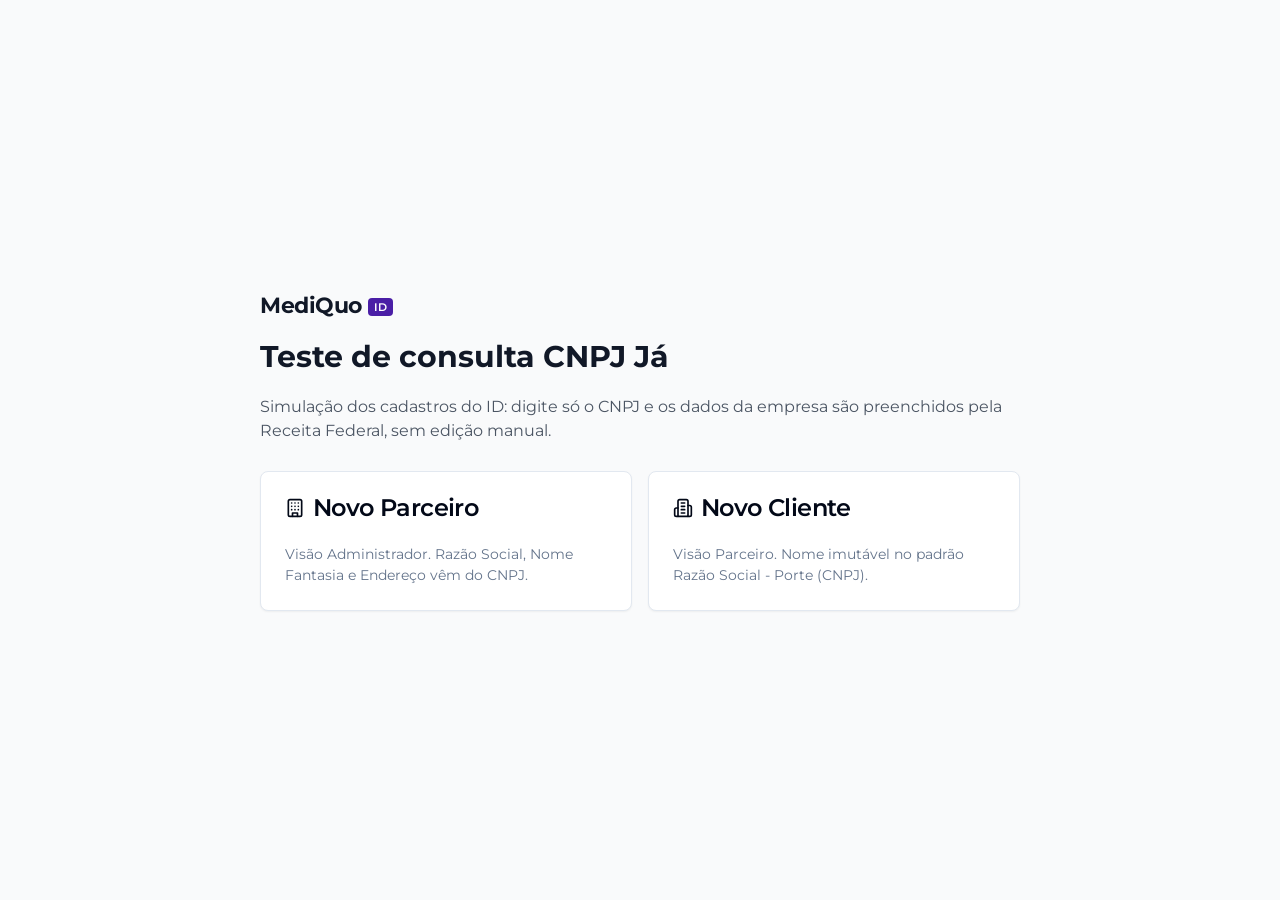
<file: index.html>
<!DOCTYPE html>
<html lang="pt-BR">
<head>
  <meta charset="utf-8">
  <meta name="viewport" content="width=device-width, initial-scale=1">
  <meta name="robots" content="noindex, nofollow">
  <meta name="referrer" content="strict-origin-when-cross-origin">
  <title>Teste CNPJ Já | Mediquo ID (simulação)</title>
  <link rel="icon" href="data:,">
  <link rel="preconnect" href="https://fonts.googleapis.com">
  <link rel="preconnect" href="https://fonts.gstatic.com" crossorigin>
  <link rel="stylesheet" href="https://fonts.googleapis.com/css2?family=Montserrat:wght@400;500;600;700&display=swap">
  <link rel="stylesheet" href="assets/css/app.css">
</head>
<body>
<main class="main landing">
  <div class="landing-inner">
    <p class="brand brand-dark">MediQuo<small>ID</small></p>
    <h1 class="page-title lg">Teste de consulta CNPJ Já</h1>
    <p class="page-sub">Simulação dos cadastros do ID: digite só o CNPJ e os dados da empresa são preenchidos pela Receita Federal, sem edição manual.</p>

    <div class="grid md-cols-2 landing-grid">
      <a class="card landing-card" href="parceiro.html">
        <div class="card-header">
          <h2 class="card-title"><svg class="icon-md" viewBox="0 0 24 24" fill="none" stroke="currentColor" stroke-width="2" stroke-linecap="round" stroke-linejoin="round" aria-hidden="true"><rect width="16" height="20" x="4" y="2" rx="2" ry="2"/><path d="M9 22v-4h6v4"/><path d="M8 6h.01"/><path d="M16 6h.01"/><path d="M12 6h.01"/><path d="M12 10h.01"/><path d="M12 14h.01"/><path d="M16 10h.01"/><path d="M16 14h.01"/><path d="M8 10h.01"/><path d="M8 14h.01"/></svg>Novo Parceiro</h2>
        </div>
        <div class="card-body">
          <p class="hint">Visão Administrador. Razão Social, Nome Fantasia e Endereço vêm do CNPJ.</p>
        </div>
      </a>
      <a class="card landing-card" href="cliente.html">
        <div class="card-header">
          <h2 class="card-title"><svg class="icon-md" viewBox="0 0 24 24" fill="none" stroke="currentColor" stroke-width="2" stroke-linecap="round" stroke-linejoin="round" aria-hidden="true"><path d="M6 22V4a2 2 0 0 1 2-2h8a2 2 0 0 1 2 2v18Z"/><path d="M6 12H4a2 2 0 0 0-2 2v6a2 2 0 0 0 2 2h2"/><path d="M18 9h2a2 2 0 0 1 2 2v9a2 2 0 0 1-2 2h-2"/><path d="M10 6h4"/><path d="M10 10h4"/><path d="M10 14h4"/><path d="M10 18h4"/></svg>Novo Cliente</h2>
        </div>
        <div class="card-body">
          <p class="hint">Visão Parceiro. Nome imutável no padrão Razão Social - Porte (CNPJ).</p>
        </div>
      </a>
    </div>
  </div>
</main>
</body>
</html>
</file>
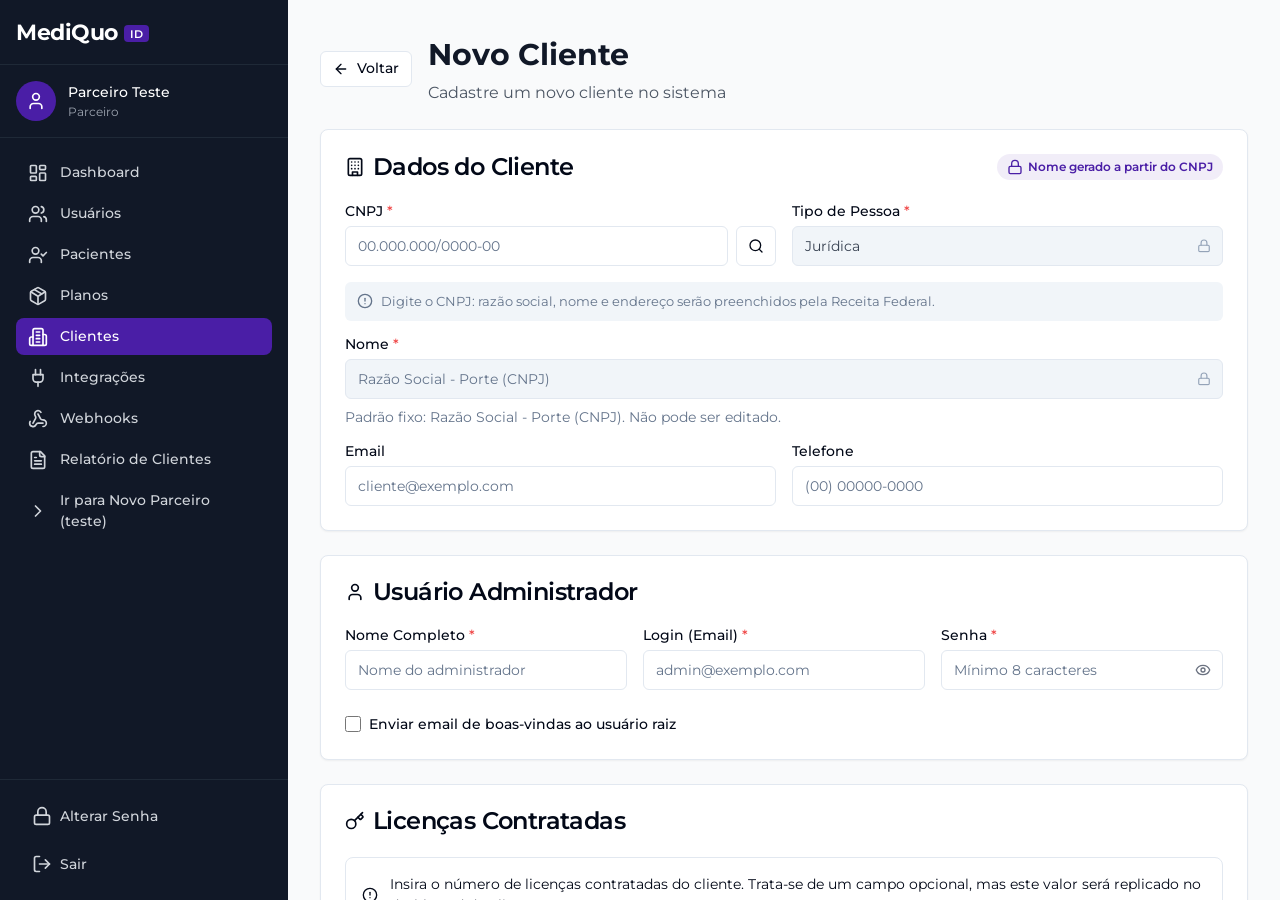
<file: cliente.html>
<!DOCTYPE html>
<html lang="pt-BR">
<head>
  <meta charset="utf-8">
  <meta name="viewport" content="width=device-width, initial-scale=1">
  <meta name="robots" content="noindex, nofollow">
  <meta name="referrer" content="strict-origin-when-cross-origin">
  <title>Novo Cliente | Mediquo ID (simulação)</title>
  <link rel="icon" href="data:,">
  <link rel="preconnect" href="https://fonts.googleapis.com">
  <link rel="preconnect" href="https://fonts.gstatic.com" crossorigin>
  <link rel="stylesheet" href="https://fonts.googleapis.com/css2?family=Montserrat:wght@400;500;600;700&display=swap">
  <link rel="stylesheet" href="assets/css/app.css">
  <script type="module" src="assets/js/cliente.js"></script>
</head>
<body>
<div class="app">
  <!-- ─── Sidebar (perfil Parceiro) ─── -->
  <aside class="sidebar" aria-label="Menu principal">
    <div class="sidebar-brand">
      <a href="index.html" class="brand">MediQuo<small>ID</small></a>
    </div>
    <div class="sidebar-user">
      <div class="avatar"><svg class="icon-md" viewBox="0 0 24 24" fill="none" stroke="currentColor" stroke-width="2" stroke-linecap="round" stroke-linejoin="round" aria-hidden="true"><path d="M19 21v-2a4 4 0 0 0-4-4H9a4 4 0 0 0-4 4v2"/><circle cx="12" cy="7" r="4"/></svg></div>
      <div class="min-w-0"><p>Parceiro Teste</p><p>Parceiro</p></div>
    </div>
    <nav class="nav">
      <a class="nav-item" href="#"><svg class="icon-md" viewBox="0 0 24 24" fill="none" stroke="currentColor" stroke-width="2" stroke-linecap="round" stroke-linejoin="round" aria-hidden="true"><rect width="7" height="9" x="3" y="3" rx="1"/><rect width="7" height="5" x="14" y="3" rx="1"/><rect width="7" height="9" x="14" y="12" rx="1"/><rect width="7" height="5" x="3" y="16" rx="1"/></svg>Dashboard</a>
      <a class="nav-item" href="#"><svg class="icon-md" viewBox="0 0 24 24" fill="none" stroke="currentColor" stroke-width="2" stroke-linecap="round" stroke-linejoin="round" aria-hidden="true"><path d="M16 21v-2a4 4 0 0 0-4-4H6a4 4 0 0 0-4 4v2"/><circle cx="9" cy="7" r="4"/><path d="M22 21v-2a4 4 0 0 0-3-3.87"/><path d="M16 3.13a4 4 0 0 1 0 7.75"/></svg>Usuários</a>
      <a class="nav-item" href="#"><svg class="icon-md" viewBox="0 0 24 24" fill="none" stroke="currentColor" stroke-width="2" stroke-linecap="round" stroke-linejoin="round" aria-hidden="true"><path d="M16 21v-2a4 4 0 0 0-4-4H6a4 4 0 0 0-4 4v2"/><circle cx="9" cy="7" r="4"/><polyline points="16 11 18 13 22 9"/></svg>Pacientes</a>
      <a class="nav-item" href="#"><svg class="icon-md" viewBox="0 0 24 24" fill="none" stroke="currentColor" stroke-width="2" stroke-linecap="round" stroke-linejoin="round" aria-hidden="true"><path d="M11 21.73a2 2 0 0 0 2 0l7-4A2 2 0 0 0 21 16V8a2 2 0 0 0-1-1.73l-7-4a2 2 0 0 0-2 0l-7 4A2 2 0 0 0 3 8v8a2 2 0 0 0 1 1.73z"/><path d="M12 22V12"/><path d="m3.3 7 7.703 4.734a2 2 0 0 0 1.994 0L20.7 7"/><path d="m7.5 4.27 9 5.15"/></svg>Planos</a>
      <a class="nav-item active" href="cliente.html" aria-current="page"><svg class="icon-md" viewBox="0 0 24 24" fill="none" stroke="currentColor" stroke-width="2" stroke-linecap="round" stroke-linejoin="round" aria-hidden="true"><path d="M6 22V4a2 2 0 0 1 2-2h8a2 2 0 0 1 2 2v18Z"/><path d="M6 12H4a2 2 0 0 0-2 2v6a2 2 0 0 0 2 2h2"/><path d="M18 9h2a2 2 0 0 1 2 2v9a2 2 0 0 1-2 2h-2"/><path d="M10 6h4"/><path d="M10 10h4"/><path d="M10 14h4"/><path d="M10 18h4"/></svg>Clientes</a>
      <a class="nav-item" href="#"><svg class="icon-md" viewBox="0 0 24 24" fill="none" stroke="currentColor" stroke-width="2" stroke-linecap="round" stroke-linejoin="round" aria-hidden="true"><path d="M12 22v-5"/><path d="M9 8V2"/><path d="M15 8V2"/><path d="M18 8v5a4 4 0 0 1-4 4h-4a4 4 0 0 1-4-4V8Z"/></svg>Integrações</a>
      <a class="nav-item" href="#"><svg class="icon-md" viewBox="0 0 24 24" fill="none" stroke="currentColor" stroke-width="2" stroke-linecap="round" stroke-linejoin="round" aria-hidden="true"><path d="M18 16.98h-5.99c-1.1 0-1.95.94-2.48 1.9A4 4 0 0 1 2 17c.01-.7.2-1.4.57-2"/><path d="m6 17 3.13-5.78c.53-.97.1-2.18-.5-3.1a4 4 0 1 1 6.89-4.06"/><path d="m12 6 3.13 5.73C15.66 12.7 16.9 13 18 13a4 4 0 0 1 0 8"/></svg>Webhooks</a>
      <a class="nav-item" href="#"><svg class="icon-md" viewBox="0 0 24 24" fill="none" stroke="currentColor" stroke-width="2" stroke-linecap="round" stroke-linejoin="round" aria-hidden="true"><path d="M15 2H6a2 2 0 0 0-2 2v16a2 2 0 0 0 2 2h12a2 2 0 0 0 2-2V7Z"/><path d="M14 2v4a2 2 0 0 0 2 2h4"/><path d="M10 9H8"/><path d="M16 13H8"/><path d="M16 17H8"/></svg>Relatório de Clientes</a>
      <a class="nav-item" href="parceiro.html"><svg class="icon-md" viewBox="0 0 24 24" fill="none" stroke="currentColor" stroke-width="2" stroke-linecap="round" stroke-linejoin="round" aria-hidden="true"><path d="m9 18 6-6-6-6"/></svg>Ir para Novo Parceiro (teste)</a>
    </nav>
    <div class="sidebar-footer">
      <button type="button" class="btn btn-ghost-dark"><svg class="icon-md" viewBox="0 0 24 24" fill="none" stroke="currentColor" stroke-width="2" stroke-linecap="round" stroke-linejoin="round" aria-hidden="true"><rect width="18" height="11" x="3" y="11" rx="2" ry="2"/><path d="M7 11V7a5 5 0 0 1 10 0v4"/></svg>Alterar Senha</button>
      <button type="button" class="btn btn-ghost-dark"><svg class="icon-md" viewBox="0 0 24 24" fill="none" stroke="currentColor" stroke-width="2" stroke-linecap="round" stroke-linejoin="round" aria-hidden="true"><path d="M9 21H5a2 2 0 0 1-2-2V5a2 2 0 0 1 2-2h4"/><polyline points="16 17 21 12 16 7"/><line x1="21" x2="9" y1="12" y2="12"/></svg>Sair</button>
    </div>
  </aside>

  <!-- ─── Conteúdo ─── -->
  <main class="main">
    <div class="page">
      <div class="page-header simple">
        <div class="header-left">
          <a href="#" class="btn btn-outline btn-sm"><svg class="icon" viewBox="0 0 24 24" fill="none" stroke="currentColor" stroke-width="2" stroke-linecap="round" stroke-linejoin="round" aria-hidden="true"><path d="m12 19-7-7 7-7"/><path d="M19 12H5"/></svg>Voltar</a>
          <div>
            <h1 class="page-title lg">Novo Cliente</h1>
            <p class="page-sub">Cadastre um novo cliente no sistema</p>
          </div>
        </div>
      </div>

      <form id="cliente-form" class="content" novalidate>
        <!-- Dados do Cliente -->
        <section class="card">
          <div class="card-header">
            <h2 class="card-title"><svg class="icon-md" viewBox="0 0 24 24" fill="none" stroke="currentColor" stroke-width="2" stroke-linecap="round" stroke-linejoin="round" aria-hidden="true"><rect width="16" height="20" x="4" y="2" rx="2" ry="2"/><path d="M9 22v-4h6v4"/><path d="M8 6h.01"/><path d="M16 6h.01"/><path d="M12 6h.01"/><path d="M12 10h.01"/><path d="M12 14h.01"/><path d="M16 10h.01"/><path d="M16 14h.01"/><path d="M8 10h.01"/><path d="M8 14h.01"/></svg>Dados do Cliente</h2>
            <span class="source-badge"><svg class="icon" viewBox="0 0 24 24" fill="none" stroke="currentColor" stroke-width="2" aria-hidden="true"><rect width="18" height="11" x="3" y="11" rx="2"/><path d="M7 11V7a5 5 0 0 1 10 0v4"/></svg>Nome gerado a partir do CNPJ</span>
          </div>
          <div class="card-body">
            <div class="grid md-cols-2">
              <div class="field">
                <label class="label" for="documentNumber">CNPJ <span class="req">*</span></label>
                <div class="input-row">
                  <div class="input-wrap"><input class="input" id="documentNumber" name="documentNumber" placeholder="00.000.000/0000-00" inputmode="text" autocomplete="off" maxlength="18" required aria-describedby="cnpjStatus"></div>
                  <button type="button" class="btn btn-outline btn-icon" id="btnBuscarCnpj" aria-label="Buscar CNPJ" title="Buscar CNPJ"><svg class="icon" viewBox="0 0 24 24" fill="none" stroke="currentColor" stroke-width="2" stroke-linecap="round" stroke-linejoin="round" aria-hidden="true"><circle cx="11" cy="11" r="8"/><path d="m21 21-4.3-4.3"/></svg></button>
                </div>
              </div>
              <div class="field">
                <label class="label" for="personType">Tipo de Pessoa <span class="req">*</span></label>
                <div class="input-wrap locked-wrap">
                  <select class="select locked" id="personType" disabled aria-readonly="true"><option value="JURIDICA" selected>Jurídica</option></select>
                </div>
              </div>
            </div>
            <div class="cnpj-status" id="cnpjStatus" role="status" aria-live="polite"></div>
            <div class="field">
              <label class="label" for="name">Nome <span class="req">*</span></label>
              <div class="input-wrap locked-wrap"><input class="input" id="name" readonly aria-readonly="true" placeholder="Razão Social - Porte (CNPJ)" tabindex="-1" aria-describedby="nameHint"></div>
              <p class="hint" id="nameHint">Padrão fixo: Razão Social - Porte (CNPJ). Não pode ser editado.</p>
            </div>
            <div class="grid md-cols-2">
              <div class="field"><label class="label" for="email">Email</label><input class="input" id="email" type="email" placeholder="cliente@exemplo.com" maxlength="254" autocomplete="off"><span class="field-error" id="email-error"></span></div>
              <div class="field"><label class="label" for="phoneNumber">Telefone</label><input class="input" id="phoneNumber" placeholder="(00) 00000-0000" inputmode="tel" maxlength="15" autocomplete="off"><span class="field-error" id="phoneNumber-error"></span></div>
            </div>
          </div>
        </section>

        <!-- Usuário Administrador -->
        <section class="card">
          <div class="card-header"><h2 class="card-title"><svg class="icon-md" viewBox="0 0 24 24" fill="none" stroke="currentColor" stroke-width="2" stroke-linecap="round" stroke-linejoin="round" aria-hidden="true"><path d="M19 21v-2a4 4 0 0 0-4-4H9a4 4 0 0 0-4 4v2"/><circle cx="12" cy="7" r="4"/></svg>Usuário Administrador</h2></div>
          <div class="card-body">
            <div class="grid md-cols-3">
              <div class="field"><label class="label" for="userFullName">Nome Completo <span class="req">*</span></label><input class="input" id="userFullName" placeholder="Nome do administrador" maxlength="120" required autocomplete="off"><span class="field-error" id="userFullName-error"></span></div>
              <div class="field"><label class="label" for="userEmail">Login (Email) <span class="req">*</span></label><input class="input" id="userEmail" type="email" placeholder="admin@exemplo.com" maxlength="254" required autocomplete="off"><span class="field-error" id="userEmail-error"></span></div>
              <div class="field">
                <label class="label" for="userPassword">Senha <span class="req">*</span></label>
                <div class="input-wrap">
                  <input class="input" id="userPassword" type="password" placeholder="Mínimo 8 caracteres" maxlength="128" required autocomplete="new-password">
                  <button type="button" class="input-adornment" id="togglePassword" aria-label="Mostrar senha" tabindex="-1"><svg class="icon" viewBox="0 0 24 24" fill="none" stroke="currentColor" stroke-width="2" stroke-linecap="round" stroke-linejoin="round" aria-hidden="true"><path d="M2.062 12.348a1 1 0 0 1 0-.696 10.75 10.75 0 0 1 19.876 0 1 1 0 0 1 0 .696 10.75 10.75 0 0 1-19.876 0"/><circle cx="12" cy="12" r="3"/></svg></button>
                </div>
                <span class="field-error" id="userPassword-error"></span>
              </div>
            </div>
            <label class="check" title="Marque esta opção se o usuário deve receber as credenciais por email."><input type="checkbox" id="sendWelcomeEmail">Enviar email de boas-vindas ao usuário raiz</label>
          </div>
        </section>

        <!-- Licenças -->
        <section class="card">
          <div class="card-header"><h2 class="card-title"><svg class="icon-md" viewBox="0 0 24 24" fill="none" stroke="currentColor" stroke-width="2" stroke-linecap="round" stroke-linejoin="round" aria-hidden="true"><path d="m15.5 7.5 2.3 2.3a1 1 0 0 0 1.4 0l2.1-2.1a1 1 0 0 0 0-1.4L19 4"/><path d="m21 2-9.6 9.6"/><circle cx="7.5" cy="15.5" r="5.5"/></svg>Licenças Contratadas</h2></div>
          <div class="card-body">
            <div class="alert" role="note"><svg class="icon" viewBox="0 0 24 24" fill="none" stroke="currentColor" stroke-width="2" stroke-linecap="round" stroke-linejoin="round" aria-hidden="true"><circle cx="12" cy="12" r="10"/><line x1="12" x2="12" y1="8" y2="12"/><line x1="12" x2="12.01" y1="16" y2="16"/></svg><span>Insira o número de licenças contratadas do cliente. Trata-se de um campo opcional, mas este valor será replicado no dashboard do cliente.</span></div>
            <div class="field">
              <label class="label" for="maxLicenses">Número de Licenças Contratadas</label>
              <input class="input" id="maxLicenses" type="number" min="0" step="1" placeholder="Ex: 100">
              <span class="field-error" id="maxLicenses-error"></span>
              <p class="hint">Campo opcional. Deixe vazio se não desejar definir um limite para este cliente.</p>
            </div>
          </div>
        </section>

        <div class="form-actions">
          <button type="button" class="btn btn-outline" id="btnCancelar">Cancelar</button>
          <button type="submit" class="btn btn-primary"><svg class="icon" viewBox="0 0 24 24" fill="none" stroke="currentColor" stroke-width="2" stroke-linecap="round" stroke-linejoin="round" aria-hidden="true"><path d="M15.2 3a2 2 0 0 1 1.4.6l3.8 3.8a2 2 0 0 1 .6 1.4V19a2 2 0 0 1-2 2H5a2 2 0 0 1-2-2V5a2 2 0 0 1 2-2z"/><path d="M17 21v-7a1 1 0 0 0-1-1H8a1 1 0 0 0-1 1v7"/><path d="M7 3v4a1 1 0 0 0 1 1h7"/></svg>Salvar Cliente</button>
        </div>
      </form>
    </div>
  </main>
</div>

<div class="toast-region" id="toastRegion" aria-live="polite"></div>

<dialog class="dialog" id="previewDialog" aria-labelledby="previewTitle">
  <h2 id="previewTitle">Pré-visualização</h2>
  <p>Simulação: este é o payload que seria enviado ao ID. O nome vem do estado da consulta, não do input da tela.</p>
  <pre id="previewJson"></pre>
  <div class="form-actions"><button type="button" class="btn btn-primary" id="previewClose">Fechar</button></div>
</dialog>
</body>
</html>
</file>
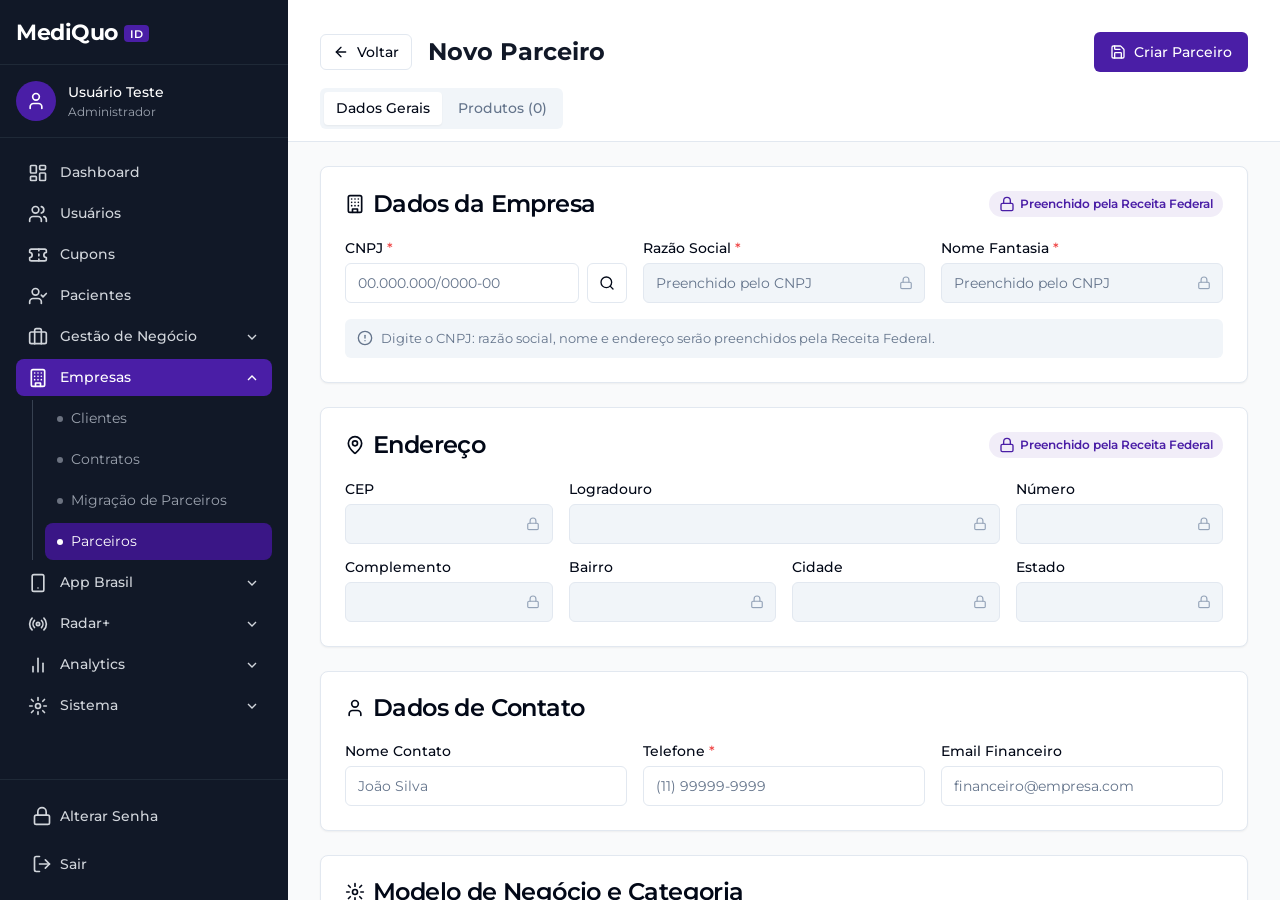
<file: parceiro.html>
<!DOCTYPE html>
<html lang="pt-BR">
<head>
  <meta charset="utf-8">
  <meta name="viewport" content="width=device-width, initial-scale=1">
  <meta name="robots" content="noindex, nofollow">
  <meta name="referrer" content="strict-origin-when-cross-origin">
  <title>Novo Parceiro | Mediquo ID (simulação)</title>
  <link rel="icon" href="data:,">
  <link rel="preconnect" href="https://fonts.googleapis.com">
  <link rel="preconnect" href="https://fonts.gstatic.com" crossorigin>
  <link rel="stylesheet" href="https://fonts.googleapis.com/css2?family=Montserrat:wght@400;500;600;700&display=swap">
  <link rel="stylesheet" href="assets/css/app.css">
  <script type="module" src="assets/js/parceiro.js"></script>
</head>
<body>
<div class="app">
  <!-- ─── Sidebar (perfil Administrador) ─── -->
  <aside class="sidebar" aria-label="Menu principal">
    <div class="sidebar-brand">
      <a href="index.html" class="brand">MediQuo<small>ID</small></a>
    </div>
    <div class="sidebar-user">
      <div class="avatar"><svg class="icon-md" viewBox="0 0 24 24" fill="none" stroke="currentColor" stroke-width="2" stroke-linecap="round" stroke-linejoin="round" aria-hidden="true"><path d="M19 21v-2a4 4 0 0 0-4-4H9a4 4 0 0 0-4 4v2"/><circle cx="12" cy="7" r="4"/></svg></div>
      <div class="min-w-0"><p>Usuário Teste</p><p>Administrador</p></div>
    </div>
    <nav class="nav">
      <a class="nav-item" href="#"><svg class="icon-md" viewBox="0 0 24 24" fill="none" stroke="currentColor" stroke-width="2" stroke-linecap="round" stroke-linejoin="round" aria-hidden="true"><rect width="7" height="9" x="3" y="3" rx="1"/><rect width="7" height="5" x="14" y="3" rx="1"/><rect width="7" height="9" x="14" y="12" rx="1"/><rect width="7" height="5" x="3" y="16" rx="1"/></svg>Dashboard</a>
      <a class="nav-item" href="#"><svg class="icon-md" viewBox="0 0 24 24" fill="none" stroke="currentColor" stroke-width="2" stroke-linecap="round" stroke-linejoin="round" aria-hidden="true"><path d="M16 21v-2a4 4 0 0 0-4-4H6a4 4 0 0 0-4 4v2"/><circle cx="9" cy="7" r="4"/><path d="M22 21v-2a4 4 0 0 0-3-3.87"/><path d="M16 3.13a4 4 0 0 1 0 7.75"/></svg>Usuários</a>
      <a class="nav-item" href="#"><svg class="icon-md" viewBox="0 0 24 24" fill="none" stroke="currentColor" stroke-width="2" stroke-linecap="round" stroke-linejoin="round" aria-hidden="true"><path d="M2 9a3 3 0 0 1 0 6v2a2 2 0 0 0 2 2h16a2 2 0 0 0 2-2v-2a3 3 0 0 1 0-6V7a2 2 0 0 0-2-2H4a2 2 0 0 0-2 2Z"/><path d="M13 5v2"/><path d="M13 17v2"/><path d="M13 11v2"/></svg>Cupons</a>
      <a class="nav-item" href="#"><svg class="icon-md" viewBox="0 0 24 24" fill="none" stroke="currentColor" stroke-width="2" stroke-linecap="round" stroke-linejoin="round" aria-hidden="true"><path d="M16 21v-2a4 4 0 0 0-4-4H6a4 4 0 0 0-4 4v2"/><circle cx="9" cy="7" r="4"/><polyline points="16 11 18 13 22 9"/></svg>Pacientes</a>
      <a class="nav-item" href="#"><svg class="icon-md" viewBox="0 0 24 24" fill="none" stroke="currentColor" stroke-width="2" stroke-linecap="round" stroke-linejoin="round" aria-hidden="true"><path d="M16 20V4a2 2 0 0 0-2-2h-4a2 2 0 0 0-2 2v16"/><rect width="20" height="14" x="2" y="6" rx="2"/></svg>Gestão de Negócio<svg class="icon chevron" viewBox="0 0 24 24" fill="none" stroke="currentColor" stroke-width="2" aria-hidden="true"><path d="m6 9 6 6 6-6"/></svg></a>
      <div>
        <a class="nav-item active" href="#"><svg class="icon-md" viewBox="0 0 24 24" fill="none" stroke="currentColor" stroke-width="2" stroke-linecap="round" stroke-linejoin="round" aria-hidden="true"><rect width="16" height="20" x="4" y="2" rx="2" ry="2"/><path d="M9 22v-4h6v4"/><path d="M8 6h.01"/><path d="M16 6h.01"/><path d="M12 6h.01"/><path d="M12 10h.01"/><path d="M12 14h.01"/><path d="M16 10h.01"/><path d="M16 14h.01"/><path d="M8 10h.01"/><path d="M8 14h.01"/></svg>Empresas<svg class="icon chevron rotate-180" viewBox="0 0 24 24" fill="none" stroke="currentColor" stroke-width="2" aria-hidden="true"><path d="m6 9 6 6 6-6"/></svg></a>
        <div class="nav-sub">
          <a class="nav-item" href="cliente.html"><span class="dot"></span>Clientes</a>
          <a class="nav-item" href="#"><span class="dot"></span>Contratos</a>
          <a class="nav-item" href="#"><span class="dot"></span>Migração de Parceiros</a>
          <a class="nav-item active" href="parceiro.html" aria-current="page"><span class="dot"></span>Parceiros</a>
        </div>
      </div>
      <a class="nav-item" href="#"><svg class="icon-md" viewBox="0 0 24 24" fill="none" stroke="currentColor" stroke-width="2" stroke-linecap="round" stroke-linejoin="round" aria-hidden="true"><rect width="14" height="20" x="5" y="2" rx="2" ry="2"/><path d="M12 18h.01"/></svg>App Brasil<svg class="icon chevron" viewBox="0 0 24 24" fill="none" stroke="currentColor" stroke-width="2" aria-hidden="true"><path d="m6 9 6 6 6-6"/></svg></a>
      <a class="nav-item" href="#"><svg class="icon-md" viewBox="0 0 24 24" fill="none" stroke="currentColor" stroke-width="2" stroke-linecap="round" stroke-linejoin="round" aria-hidden="true"><path d="M4.9 19.1C1 15.2 1 8.8 4.9 4.9"/><path d="M7.8 16.2c-2.3-2.3-2.3-6.1 0-8.5"/><circle cx="12" cy="12" r="2"/><path d="M16.2 7.8c2.3 2.3 2.3 6.1 0 8.5"/><path d="M19.1 4.9C23 8.8 23 15.1 19.1 19"/></svg>Radar+<svg class="icon chevron" viewBox="0 0 24 24" fill="none" stroke="currentColor" stroke-width="2" aria-hidden="true"><path d="m6 9 6 6 6-6"/></svg></a>
      <a class="nav-item" href="#"><svg class="icon-md" viewBox="0 0 24 24" fill="none" stroke="currentColor" stroke-width="2" stroke-linecap="round" stroke-linejoin="round" aria-hidden="true"><line x1="18" x2="18" y1="20" y2="10"/><line x1="12" x2="12" y1="20" y2="4"/><line x1="6" x2="6" y1="20" y2="14"/></svg>Analytics<svg class="icon chevron" viewBox="0 0 24 24" fill="none" stroke="currentColor" stroke-width="2" aria-hidden="true"><path d="m6 9 6 6 6-6"/></svg></a>
      <a class="nav-item" href="#"><svg class="icon-md" viewBox="0 0 24 24" fill="none" stroke="currentColor" stroke-width="2" stroke-linecap="round" stroke-linejoin="round" aria-hidden="true"><circle cx="12" cy="12" r="3"/><path d="M12 2v3M12 19v3M4.2 4.2l2.1 2.1M17.7 17.7l2.1 2.1M2 12h3M19 12h3M4.2 19.8l2.1-2.1M17.7 6.3l2.1-2.1"/></svg>Sistema<svg class="icon chevron" viewBox="0 0 24 24" fill="none" stroke="currentColor" stroke-width="2" aria-hidden="true"><path d="m6 9 6 6 6-6"/></svg></a>
    </nav>
    <div class="sidebar-footer">
      <button type="button" class="btn btn-ghost-dark"><svg class="icon-md" viewBox="0 0 24 24" fill="none" stroke="currentColor" stroke-width="2" stroke-linecap="round" stroke-linejoin="round" aria-hidden="true"><rect width="18" height="11" x="3" y="11" rx="2" ry="2"/><path d="M7 11V7a5 5 0 0 1 10 0v4"/></svg>Alterar Senha</button>
      <button type="button" class="btn btn-ghost-dark"><svg class="icon-md" viewBox="0 0 24 24" fill="none" stroke="currentColor" stroke-width="2" stroke-linecap="round" stroke-linejoin="round" aria-hidden="true"><path d="M9 21H5a2 2 0 0 1-2-2V5a2 2 0 0 1 2-2h4"/><polyline points="16 17 21 12 16 7"/><line x1="21" x2="9" y1="12" y2="12"/></svg>Sair</button>
    </div>
  </aside>

  <!-- ─── Conteúdo ─── -->
  <main class="main">
    <div class="page">
      <div class="page-header">
        <div class="header-row">
          <div class="header-left">
            <a href="#" class="btn btn-outline btn-sm"><svg class="icon" viewBox="0 0 24 24" fill="none" stroke="currentColor" stroke-width="2" stroke-linecap="round" stroke-linejoin="round" aria-hidden="true"><path d="m12 19-7-7 7-7"/><path d="M19 12H5"/></svg>Voltar</a>
            <h1 class="page-title">Novo Parceiro</h1>
          </div>
          <button type="submit" form="parceiro-form" class="btn btn-primary"><svg class="icon" viewBox="0 0 24 24" fill="none" stroke="currentColor" stroke-width="2" stroke-linecap="round" stroke-linejoin="round" aria-hidden="true"><path d="M15.2 3a2 2 0 0 1 1.4.6l3.8 3.8a2 2 0 0 1 .6 1.4V19a2 2 0 0 1-2 2H5a2 2 0 0 1-2-2V5a2 2 0 0 1 2-2z"/><path d="M17 21v-7a1 1 0 0 0-1-1H8a1 1 0 0 0-1 1v7"/><path d="M7 3v4a1 1 0 0 0 1 1h7"/></svg>Criar Parceiro</button>
        </div>
        <div class="tabs" role="tablist">
          <button type="button" role="tab" class="tab" id="tab-gerais" aria-selected="true" aria-controls="panel-gerais">Dados Gerais</button>
          <button type="button" role="tab" class="tab" id="tab-produtos" aria-selected="false" aria-controls="panel-produtos">Produtos (0)</button>
        </div>
      </div>

      <form id="parceiro-form" class="content" novalidate>
        <div id="panel-gerais" role="tabpanel" aria-labelledby="tab-gerais" class="content pt-0">

          <!-- Dados da Empresa -->
          <section class="card">
            <div class="card-header">
              <h2 class="card-title"><svg class="icon-md" viewBox="0 0 24 24" fill="none" stroke="currentColor" stroke-width="2" stroke-linecap="round" stroke-linejoin="round" aria-hidden="true"><rect width="16" height="20" x="4" y="2" rx="2" ry="2"/><path d="M9 22v-4h6v4"/><path d="M8 6h.01"/><path d="M16 6h.01"/><path d="M12 6h.01"/><path d="M12 10h.01"/><path d="M12 14h.01"/><path d="M16 10h.01"/><path d="M16 14h.01"/><path d="M8 10h.01"/><path d="M8 14h.01"/></svg>Dados da Empresa</h2>
              <span class="source-badge"><svg class="icon" viewBox="0 0 24 24" fill="none" stroke="currentColor" stroke-width="2" aria-hidden="true"><rect width="18" height="11" x="3" y="11" rx="2"/><path d="M7 11V7a5 5 0 0 1 10 0v4"/></svg>Preenchido pela Receita Federal</span>
            </div>
            <div class="card-body">
              <div class="grid md-cols-3">
                <div class="field">
                  <label class="label" for="documentNumber">CNPJ <span class="req">*</span></label>
                  <div class="input-row">
                    <div class="input-wrap"><input class="input" id="documentNumber" name="documentNumber" placeholder="00.000.000/0000-00" inputmode="text" autocomplete="off" maxlength="18" required aria-describedby="cnpjStatus"></div>
                    <button type="button" class="btn btn-outline btn-icon" id="btnBuscarCnpj" aria-label="Buscar CNPJ" title="Buscar CNPJ"><svg class="icon" viewBox="0 0 24 24" fill="none" stroke="currentColor" stroke-width="2" stroke-linecap="round" stroke-linejoin="round" aria-hidden="true"><circle cx="11" cy="11" r="8"/><path d="m21 21-4.3-4.3"/></svg></button>
                  </div>
                </div>
                <div class="field">
                  <label class="label" for="name">Razão Social <span class="req">*</span></label>
                  <div class="input-wrap locked-wrap"><input class="input" id="name" readonly aria-readonly="true" placeholder="Preenchido pelo CNPJ" tabindex="-1"></div>
                </div>
                <div class="field">
                  <label class="label" for="nameFantasy">Nome Fantasia <span class="req">*</span></label>
                  <div class="input-wrap locked-wrap"><input class="input" id="nameFantasy" readonly aria-readonly="true" placeholder="Preenchido pelo CNPJ" tabindex="-1"></div>
                </div>
              </div>
              <div class="cnpj-status" id="cnpjStatus" role="status" aria-live="polite"></div>
            </div>
          </section>

          <!-- Endereço -->
          <section class="card">
            <div class="card-header">
              <h2 class="card-title"><svg class="icon-md" viewBox="0 0 24 24" fill="none" stroke="currentColor" stroke-width="2" stroke-linecap="round" stroke-linejoin="round" aria-hidden="true"><path d="M20 10c0 4.993-5.539 10.193-7.399 11.799a1 1 0 0 1-1.202 0C9.539 20.193 4 14.993 4 10a8 8 0 0 1 16 0"/><circle cx="12" cy="10" r="3"/></svg>Endereço</h2>
              <span class="source-badge"><svg class="icon" viewBox="0 0 24 24" fill="none" stroke="currentColor" stroke-width="2" aria-hidden="true"><rect width="18" height="11" x="3" y="11" rx="2"/><path d="M7 11V7a5 5 0 0 1 10 0v4"/></svg>Preenchido pela Receita Federal</span>
            </div>
            <div class="card-body">
              <div class="grid md-cols-4">
                <div class="field"><label class="label" for="cepCode">CEP</label><div class="input-wrap locked-wrap"><input class="input" id="cepCode" readonly aria-readonly="true" tabindex="-1"></div></div>
                <div class="field md-span-2"><label class="label" for="street">Logradouro</label><div class="input-wrap locked-wrap"><input class="input" id="street" readonly aria-readonly="true" tabindex="-1"></div></div>
                <div class="field"><label class="label" for="streetNumber">Número</label><div class="input-wrap locked-wrap"><input class="input" id="streetNumber" readonly aria-readonly="true" tabindex="-1"></div></div>
              </div>
              <div class="grid md-cols-4">
                <div class="field"><label class="label" for="complement">Complemento</label><div class="input-wrap locked-wrap"><input class="input" id="complement" readonly aria-readonly="true" tabindex="-1"></div></div>
                <div class="field"><label class="label" for="neighborhood">Bairro</label><div class="input-wrap locked-wrap"><input class="input" id="neighborhood" readonly aria-readonly="true" tabindex="-1"></div></div>
                <div class="field"><label class="label" for="city">Cidade</label><div class="input-wrap locked-wrap"><input class="input" id="city" readonly aria-readonly="true" tabindex="-1"></div></div>
                <div class="field"><label class="label" for="state">Estado</label><div class="input-wrap locked-wrap"><input class="input" id="state" readonly aria-readonly="true" tabindex="-1"></div></div>
              </div>
            </div>
          </section>

          <!-- Dados de Contato (editáveis) -->
          <section class="card">
            <div class="card-header"><h2 class="card-title"><svg class="icon-md" viewBox="0 0 24 24" fill="none" stroke="currentColor" stroke-width="2" stroke-linecap="round" stroke-linejoin="round" aria-hidden="true"><path d="M19 21v-2a4 4 0 0 0-4-4H9a4 4 0 0 0-4 4v2"/><circle cx="12" cy="7" r="4"/></svg>Dados de Contato</h2></div>
            <div class="card-body">
              <div class="grid md-cols-3">
                <div class="field"><label class="label" for="contactName">Nome Contato</label><input class="input" id="contactName" placeholder="João Silva" maxlength="120" autocomplete="off"><span class="field-error" id="contactName-error"></span></div>
                <div class="field"><label class="label" for="phoneNumber">Telefone <span class="req">*</span></label><input class="input" id="phoneNumber" placeholder="(11) 99999-9999" inputmode="tel" maxlength="15" required autocomplete="off"><span class="field-error" id="phoneNumber-error"></span></div>
                <div class="field"><label class="label" for="billingEmail">Email Financeiro</label><input class="input" id="billingEmail" type="email" placeholder="financeiro@empresa.com" maxlength="254" autocomplete="off"><span class="field-error" id="billingEmail-error"></span></div>
              </div>
            </div>
          </section>

          <!-- Modelo de Negócio -->
          <section class="card">
            <div class="card-header"><h2 class="card-title"><svg class="icon-md" viewBox="0 0 24 24" fill="none" stroke="currentColor" stroke-width="2" stroke-linecap="round" stroke-linejoin="round" aria-hidden="true"><circle cx="12" cy="12" r="3"/><path d="M12 2v3M12 19v3M4.2 4.2l2.1 2.1M17.7 17.7l2.1 2.1M2 12h3M19 12h3M4.2 19.8l2.1-2.1M17.7 6.3l2.1-2.1"/></svg>Modelo de Negócio e Categoria</h2></div>
            <div class="card-body">
              <div class="grid sm-cols-2">
                <div class="field">
                  <label class="label" for="businessModelId">Modelo de Negócio <span class="req">*</span></label>
                  <select class="select" id="businessModelId" required><option value="">Selecione um modelo</option><option value="5">B2B</option><option value="7">B2C</option><option value="6">SVA</option></select>
                  <span class="field-error" id="businessModelId-error"></span>
                </div>
                <div class="field">
                  <label class="label" for="categoryId">Categoria <span class="req">*</span></label>
                  <select class="select" id="categoryId" required disabled><option value="">Selecione um modelo primeiro</option></select>
                  <span class="field-error" id="categoryId-error"></span>
                </div>
              </div>
            </div>
          </section>

          <!-- Roles Comerciais (nomes fictícios na simulação) -->
          <section class="card">
            <div class="card-header"><h2 class="card-title"><svg class="icon-md" viewBox="0 0 24 24" fill="none" stroke="currentColor" stroke-width="2" stroke-linecap="round" stroke-linejoin="round" aria-hidden="true"><path d="M19 21v-2a4 4 0 0 0-4-4H9a4 4 0 0 0-4 4v2"/><circle cx="12" cy="7" r="4"/></svg>Roles Comerciais</h2></div>
            <div class="card-body">
              <div class="field">
                <label class="label" for="sellerId">Vendedor <span class="req">*</span></label>
                <select class="select" id="sellerId" required><option value="">Selecione um vendedor</option><option value="1">Vendedor Exemplo 1 (vendedor1@exemplo.com)</option><option value="2">Vendedor Exemplo 2 (vendedor2@exemplo.com)</option></select>
                <span class="field-error" id="sellerId-error"></span>
              </div>
              <div class="field">
                <label class="label" for="accountManagerId">Gerente de Conta <span class="req">*</span></label>
                <select class="select" id="accountManagerId" required><option value="">Selecione um gerente de conta</option><option value="1">Gerente Exemplo 1 (gerente1@exemplo.com)</option><option value="2">Gerente Exemplo 2 (gerente2@exemplo.com)</option></select>
                <span class="field-error" id="accountManagerId-error"></span>
              </div>
              <div class="field">
                <label class="label" for="representativeId">Representante</label>
                <select class="select" id="representativeId"><option value="">Selecione um representante (opcional)</option><option value="1">Representante Exemplo (repre@exemplo.com)</option></select>
              </div>
            </div>
          </section>

          <!-- Usuário Administrador -->
          <section class="card">
            <div class="card-header"><h2 class="card-title"><svg class="icon-md" viewBox="0 0 24 24" fill="none" stroke="currentColor" stroke-width="2" stroke-linecap="round" stroke-linejoin="round" aria-hidden="true"><path d="M19 21v-2a4 4 0 0 0-4-4H9a4 4 0 0 0-4 4v2"/><circle cx="12" cy="7" r="4"/></svg>Usuário Administrador</h2></div>
            <div class="card-body">
              <div class="grid md-cols-2">
                <div class="field"><label class="label" for="userEmail">Login (Email) <span class="req">*</span></label><input class="input" id="userEmail" type="email" placeholder="admin@empresa.com" maxlength="254" required autocomplete="off"><span class="field-error" id="userEmail-error"></span></div>
                <div class="field"><label class="label" for="userPassword">Senha <span class="req">*</span></label><input class="input" id="userPassword" type="password" placeholder="Mínimo 8 caracteres" maxlength="128" required autocomplete="new-password"><span class="field-error" id="userPassword-error"></span></div>
              </div>
              <div class="field"><label class="label" for="userFullName">Nome Usuário Administrador <span class="req">*</span></label><input class="input" id="userFullName" placeholder="Administrador da Empresa" maxlength="120" required autocomplete="off"><span class="field-error" id="userFullName-error"></span></div>
              <label class="check" title="Marque esta opção se o usuário deve receber as credenciais por email."><input type="checkbox" id="sendWelcomeEmail">Enviar email de boas-vindas ao usuário raiz</label>
            </div>
          </section>
        </div>

        <div id="panel-produtos" role="tabpanel" aria-labelledby="tab-produtos" hidden>
          <section class="card"><p class="empty">Nenhum produto vinculado (aba não simulada neste teste).</p></section>
        </div>
      </form>
    </div>
  </main>
</div>

<div class="toast-region" id="toastRegion" aria-live="polite"></div>

<dialog class="dialog" id="previewDialog" aria-labelledby="previewTitle">
  <h2 id="previewTitle">Pré-visualização</h2>
  <p>Simulação: este é o payload que seria enviado ao ID. Os dados da empresa vêm do estado da consulta, não dos inputs da tela.</p>
  <pre id="previewJson"></pre>
  <div class="form-actions"><button type="button" class="btn btn-primary" id="previewClose">Fechar</button></div>
</dialog>
</body>
</html>
</file>
<file: assets/css/app.css>
/* ═══════════════════════════════════════════════════════════
   MediQuo ID — simulação (Novo Parceiro / Novo Cliente)
   Visual espelhado de id.mediquo.com.br; acento #4A1EA6.
   ═══════════════════════════════════════════════════════════ */

*, *::before, *::after { box-sizing: border-box; margin: 0; padding: 0; border: 0 solid var(--border); }

:root {
  --primary: #4a1ea6;
  --primary-dark: #3a1686;
  --primary-soft: rgba(74, 30, 166, 0.08);
  --bg: #ffffff;
  --page: #f9fafb;
  --fg: #020817;
  --muted: #f1f5f9;
  --muted-fg: #64748b;
  --border: #e2e8f0;
  --accent: #4fe3e3;
  --gray-300: #d1d5db;
  --gray-400: #9ca3af;
  --gray-500: #6b7280;
  --gray-600: #4b5563;
  --gray-700: #374151;
  --gray-800: #1f2937;
  --gray-900: #111827;
  --danger: #ef4444;
  --danger-soft: #fef2f2;
  --success: #059669;
  --success-soft: #ecfdf5;
  --warning: #b45309;
  --warning-soft: #fffbeb;
  --radius: 0.5rem;
  --font: 'Montserrat', Arial, sans-serif;
}

html, body { height: 100%; overflow: hidden; }
body { font-family: var(--font); color: var(--fg); background: var(--bg); line-height: 1.5; -webkit-font-smoothing: antialiased; }
button, input, select { font: inherit; color: inherit; }
button { cursor: pointer; background: transparent; }
a { color: inherit; text-decoration: none; }
svg { display: block; flex-shrink: 0; }
.icon { width: 1rem; height: 1rem; }
.icon-md { width: 1.25rem; height: 1.25rem; }
.sr-only { position: absolute; width: 1px; height: 1px; overflow: hidden; clip: rect(0 0 0 0); white-space: nowrap; }

/* ─── Layout ────────────────────────────────────────────── */

.app { display: flex; height: 100vh; background: var(--page); }
.main { flex: 1; overflow-y: auto; }

/* ─── Sidebar ───────────────────────────────────────────── */

.sidebar { display: flex; flex-direction: column; width: 18rem; height: 100vh; background: var(--gray-900); color: #fff; flex-shrink: 0; }
.sidebar-brand { display: flex; align-items: center; justify-content: space-between; padding: 1rem; border-bottom: 1px solid var(--gray-800); }
.brand { font-size: 1.35rem; font-weight: 700; letter-spacing: -0.02em; }
.brand small { font-size: 0.7rem; font-weight: 600; margin-left: 0.35rem; padding: 0.1rem 0.4rem; border-radius: 4px; background: var(--primary); vertical-align: middle; }
.sidebar-user { display: flex; align-items: center; gap: 0.75rem; padding: 1rem; border-bottom: 1px solid var(--gray-800); }
.avatar { display: flex; align-items: center; justify-content: center; width: 2.5rem; height: 2.5rem; border-radius: 9999px; background: var(--primary); }
.sidebar-user p { font-size: 0.875rem; font-weight: 500; white-space: nowrap; overflow: hidden; text-overflow: ellipsis; }
.sidebar-user p + p { font-size: 0.75rem; font-weight: 400; color: var(--gray-400); }
.nav { flex: 1; overflow-y: auto; padding: 1rem; display: flex; flex-direction: column; gap: 0.25rem; }
.nav-item { display: flex; align-items: center; gap: 0.75rem; padding: 0.5rem 0.75rem; border-radius: var(--radius); font-size: 0.875rem; font-weight: 500; color: var(--gray-300); transition: background 0.15s, color 0.15s; }
.nav-item:hover { background: var(--gray-800); color: #fff; }
.nav-item.active { background: var(--primary); color: #fff; }
.nav-item .chevron { margin-left: auto; }
.nav-sub { margin: 0.25rem 0 0 1rem; padding-left: 0.75rem; border-left: 1px solid var(--gray-700); display: flex; flex-direction: column; gap: 0.25rem; }
.nav-sub .nav-item { gap: 0.5rem; color: var(--gray-400); font-weight: 400; }
.nav-sub .nav-item.active { background: var(--primary-dark); color: #fff; }
.dot { width: 0.375rem; height: 0.375rem; border-radius: 9999px; background: var(--gray-500); }
.nav-item.active .dot { background: #fff; }
.sidebar-footer { padding: 1rem; border-top: 1px solid var(--gray-800); display: flex; flex-direction: column; gap: 0.5rem; }

/* ─── Header da página ──────────────────────────────────── */

.page { padding: 0 2rem 2rem; }
.page-header { position: sticky; top: 0; z-index: 20; margin: 0 -2rem; padding: 2rem 2rem 0.75rem; background: #fff; border-bottom: 1px solid var(--border); display: flex; flex-direction: column; gap: 1rem; }
.page-header.simple { position: static; background: transparent; border: 0; padding-bottom: 0; }
.header-row { display: flex; align-items: center; justify-content: space-between; gap: 1rem; }
.header-left { display: flex; align-items: center; gap: 1rem; min-width: 0; }
.page-title { font-size: 1.5rem; font-weight: 700; color: var(--gray-900); }
.page-title.lg { font-size: 1.875rem; }
.page-sub { color: var(--gray-600); margin-top: 0.25rem; }
.content { padding-top: 1.5rem; display: flex; flex-direction: column; gap: 1.5rem; }

/* ─── Botões ────────────────────────────────────────────── */

.btn { display: inline-flex; align-items: center; justify-content: center; gap: 0.5rem; white-space: nowrap; border-radius: calc(var(--radius) - 2px); font-size: 0.875rem; font-weight: 500; height: 2.5rem; padding: 0 1rem; transition: background 0.15s, color 0.15s, opacity 0.15s; }
.btn:focus-visible { outline: 2px solid var(--primary); outline-offset: 2px; }
.btn:disabled { opacity: 0.5; pointer-events: none; }
.btn-primary { background: var(--primary); color: #fff; }
.btn-primary:hover { background: var(--primary-dark); }
.btn-outline { border: 1px solid var(--border); background: #fff; }
.btn-outline:hover { background: var(--muted); }
.btn-sm { height: 2.25rem; padding: 0 0.75rem; }
.btn-icon { width: 2.5rem; padding: 0; flex-shrink: 0; }
.btn-ghost-dark { width: 100%; justify-content: flex-start; color: var(--gray-300); }
.btn-ghost-dark:hover { background: var(--gray-800); color: #fff; }

/* ─── Tabs ──────────────────────────────────────────────── */

.tabs { display: inline-flex; flex-wrap: wrap; gap: 0.25rem; padding: 0.25rem; border-radius: calc(var(--radius) - 2px); background: var(--muted); color: var(--muted-fg); align-self: flex-start; }
.tab { display: inline-flex; align-items: center; gap: 0.5rem; padding: 0.375rem 0.75rem; border-radius: calc(var(--radius) - 4px); font-size: 0.875rem; font-weight: 500; }
.tab[aria-selected="true"] { background: #fff; color: var(--fg); box-shadow: 0 1px 2px rgba(0, 0, 0, 0.05); }

/* ─── Cards ─────────────────────────────────────────────── */

.card { background: #fff; border: 1px solid var(--border); border-radius: var(--radius); box-shadow: 0 1px 2px rgba(0, 0, 0, 0.05); }
.card-header { padding: 1.5rem; display: flex; align-items: center; justify-content: space-between; gap: 1rem; flex-wrap: wrap; }
.card-title { display: flex; align-items: center; gap: 0.5rem; font-size: 1.5rem; font-weight: 600; line-height: 1; letter-spacing: -0.025em; }
.card-body { padding: 0 1.5rem 1.5rem; display: flex; flex-direction: column; gap: 1rem; }
.source-badge { display: inline-flex; align-items: center; gap: 0.35rem; font-size: 0.75rem; font-weight: 600; color: var(--primary); background: var(--primary-soft); padding: 0.25rem 0.6rem; border-radius: 9999px; }

/* ─── Grid / Campos ─────────────────────────────────────── */

.grid { display: grid; grid-template-columns: 1fr; gap: 1rem; }
.field { display: flex; flex-direction: column; gap: 0.5rem; min-width: 0; }
.label { font-size: 0.875rem; font-weight: 500; line-height: 1; }
.req { color: var(--danger); }
.input, .select { display: flex; height: 2.5rem; width: 100%; border: 1px solid var(--border); border-radius: calc(var(--radius) - 2px); background: #fff; padding: 0.5rem 0.75rem; font-size: 0.875rem; }
.input::placeholder { color: var(--muted-fg); }
.input:focus-visible, .select:focus-visible { outline: 2px solid var(--primary); outline-offset: 2px; }
.input:disabled, .select:disabled { cursor: not-allowed; opacity: 0.5; }
.select { appearance: none; background-image: url("data:image/svg+xml,%3Csvg xmlns='http://www.w3.org/2000/svg' width='16' height='16' viewBox='0 0 24 24' fill='none' stroke='%2364748b' stroke-width='2'%3E%3Cpath d='m6 9 6 6 6-6'/%3E%3C/svg%3E"); background-repeat: no-repeat; background-position: right 0.75rem center; padding-right: 2.25rem; }
.input-row { display: flex; align-items: center; gap: 0.5rem; }
.input-row > .input-wrap { flex: 1; min-width: 0; }
.input-wrap { position: relative; }
.input-wrap .input { padding-right: 2.5rem; }
.input-adornment { position: absolute; right: 0.75rem; top: 50%; transform: translateY(-50%); color: var(--gray-500); display: flex; }
button.input-adornment:hover { color: var(--gray-700); }

/* Campo travado (dado oficial da Receita) */
.input[readonly], .select.locked { background: var(--muted); color: var(--gray-700); cursor: not-allowed; }
.input[readonly]:focus-visible { outline-color: var(--gray-300); }
.locked-wrap .input { padding-right: 2.25rem; }
.locked-wrap::after { content: ''; position: absolute; right: 0.75rem; top: 50%; width: 0.9rem; height: 0.9rem; transform: translateY(-50%); background: no-repeat center/contain url("data:image/svg+xml,%3Csvg xmlns='http://www.w3.org/2000/svg' viewBox='0 0 24 24' fill='none' stroke='%2394a3b8' stroke-width='2' stroke-linecap='round' stroke-linejoin='round'%3E%3Crect width='18' height='11' x='3' y='11' rx='2'/%3E%3Cpath d='M7 11V7a5 5 0 0 1 10 0v4'/%3E%3C/svg%3E"); pointer-events: none; }

.input.is-invalid, .select.is-invalid { border-color: var(--danger); }
.field-error { font-size: 0.78rem; color: var(--danger); }
.field-error:empty { display: none; }
.hint { font-size: 0.875rem; color: var(--muted-fg); }

/* Status da consulta CNPJ */
.cnpj-status { display: flex; align-items: flex-start; gap: 0.5rem; font-size: 0.8125rem; padding: 0.6rem 0.75rem; border-radius: calc(var(--radius) - 2px); background: var(--muted); color: var(--muted-fg); }
.cnpj-status svg { margin-top: 0.1rem; }
.cnpj-status[data-state="loading"] { color: var(--primary); background: var(--primary-soft); }
.cnpj-status[data-state="success"] { color: var(--success); background: var(--success-soft); }
.cnpj-status[data-state="warning"] { color: var(--warning); background: var(--warning-soft); }
.cnpj-status[data-state="error"] { color: var(--danger); background: var(--danger-soft); }
.spin { animation: spin 0.8s linear infinite; }
@keyframes spin { to { transform: rotate(360deg); } }

/* Alerta */
.alert { display: flex; gap: 0.75rem; align-items: center; border: 1px solid var(--border); border-radius: var(--radius); padding: 1rem; font-size: 0.875rem; }

/* Checkbox */
.check { display: flex; align-items: center; gap: 0.5rem; padding-top: 0.5rem; font-size: 0.875rem; font-weight: 500; cursor: pointer; }
.check input { width: 1rem; height: 1rem; accent-color: var(--primary); }

.form-actions { display: flex; justify-content: flex-end; gap: 1rem; }
.empty { padding: 2.5rem 1rem; text-align: center; color: var(--muted-fg); font-size: 0.875rem; }

/* ─── Toast ─────────────────────────────────────────────── */

.toast-region { position: fixed; top: 0; right: 0; z-index: 100; display: flex; flex-direction: column; gap: 0.5rem; padding: 1rem; width: 100%; max-width: 420px; pointer-events: none; }
.toast { pointer-events: auto; background: #fff; border: 1px solid var(--border); border-left: 4px solid var(--primary); border-radius: var(--radius); padding: 0.85rem 1rem; font-size: 0.875rem; box-shadow: 0 10px 15px -3px rgba(0, 0, 0, 0.1); animation: toast-in 0.2s ease; }
.toast-error { border-left-color: var(--danger); }
.toast-success { border-left-color: var(--success); }
@keyframes toast-in { from { opacity: 0; transform: translateY(-8px); } to { opacity: 1; transform: none; } }

/* ─── Modal (dialog) ────────────────────────────────────── */

.dialog { margin: auto; width: min(640px, calc(100vw - 2rem)); border: 1px solid var(--border); border-radius: var(--radius); padding: 1.5rem; box-shadow: 0 25px 50px -12px rgba(0, 0, 0, 0.25); }
.dialog::backdrop { background: rgba(0, 0, 0, 0.5); }
.dialog h2 { font-size: 1.125rem; font-weight: 600; }
.dialog p { font-size: 0.875rem; color: var(--muted-fg); margin: 0.35rem 0 1rem; }
.dialog pre { background: var(--gray-900); color: #e5e7eb; font-size: 0.78rem; line-height: 1.5; padding: 1rem; border-radius: calc(var(--radius) - 2px); max-height: 55vh; overflow: auto; white-space: pre-wrap; word-break: break-word; }
.dialog .form-actions { margin-top: 1rem; }

/* ─── Responsivo ────────────────────────────────────────── */

@media (min-width: 640px) { .sm-cols-2 { grid-template-columns: repeat(2, minmax(0, 1fr)); } }
@media (min-width: 768px) {
  .md-cols-2 { grid-template-columns: repeat(2, minmax(0, 1fr)); }
  .md-cols-3 { grid-template-columns: repeat(3, minmax(0, 1fr)); }
  .md-cols-4 { grid-template-columns: repeat(4, minmax(0, 1fr)); }
  .md-span-2 { grid-column: span 2 / span 2; }
}
@media (max-width: 900px) {
  .sidebar { display: none; }
  .page { padding: 0 1rem 1.5rem; }
  .page-header { margin: 0 -1rem; padding: 1.25rem 1rem 0.75rem; }
}

/* ─── Utilitários ───────────────────────────────────────── */

.min-w-0 { min-width: 0; }
.rotate-180 { transform: rotate(180deg); }
.pt-0 { padding-top: 0; }
.select.locked:disabled { opacity: 1; }

/* ─── Página inicial ────────────────────────────────────── */

body:has(.landing) { overflow: auto; }
.landing { min-height: 100vh; background: var(--page); display: flex; align-items: center; justify-content: center; padding: 2rem 1rem; }
.landing-inner { width: 100%; max-width: 760px; display: flex; flex-direction: column; gap: 0.75rem; }
.brand-dark { color: var(--gray-900); }
.brand-dark small { color: #fff; }
.landing-grid { margin-top: 1rem; }
.landing-card { display: block; transition: border-color 0.15s, box-shadow 0.15s; }
.landing-card:hover { border-color: var(--primary); box-shadow: 0 4px 12px rgba(74, 30, 166, 0.12); }
.landing-card:focus-visible { outline: 2px solid var(--primary); outline-offset: 2px; }
</file>
